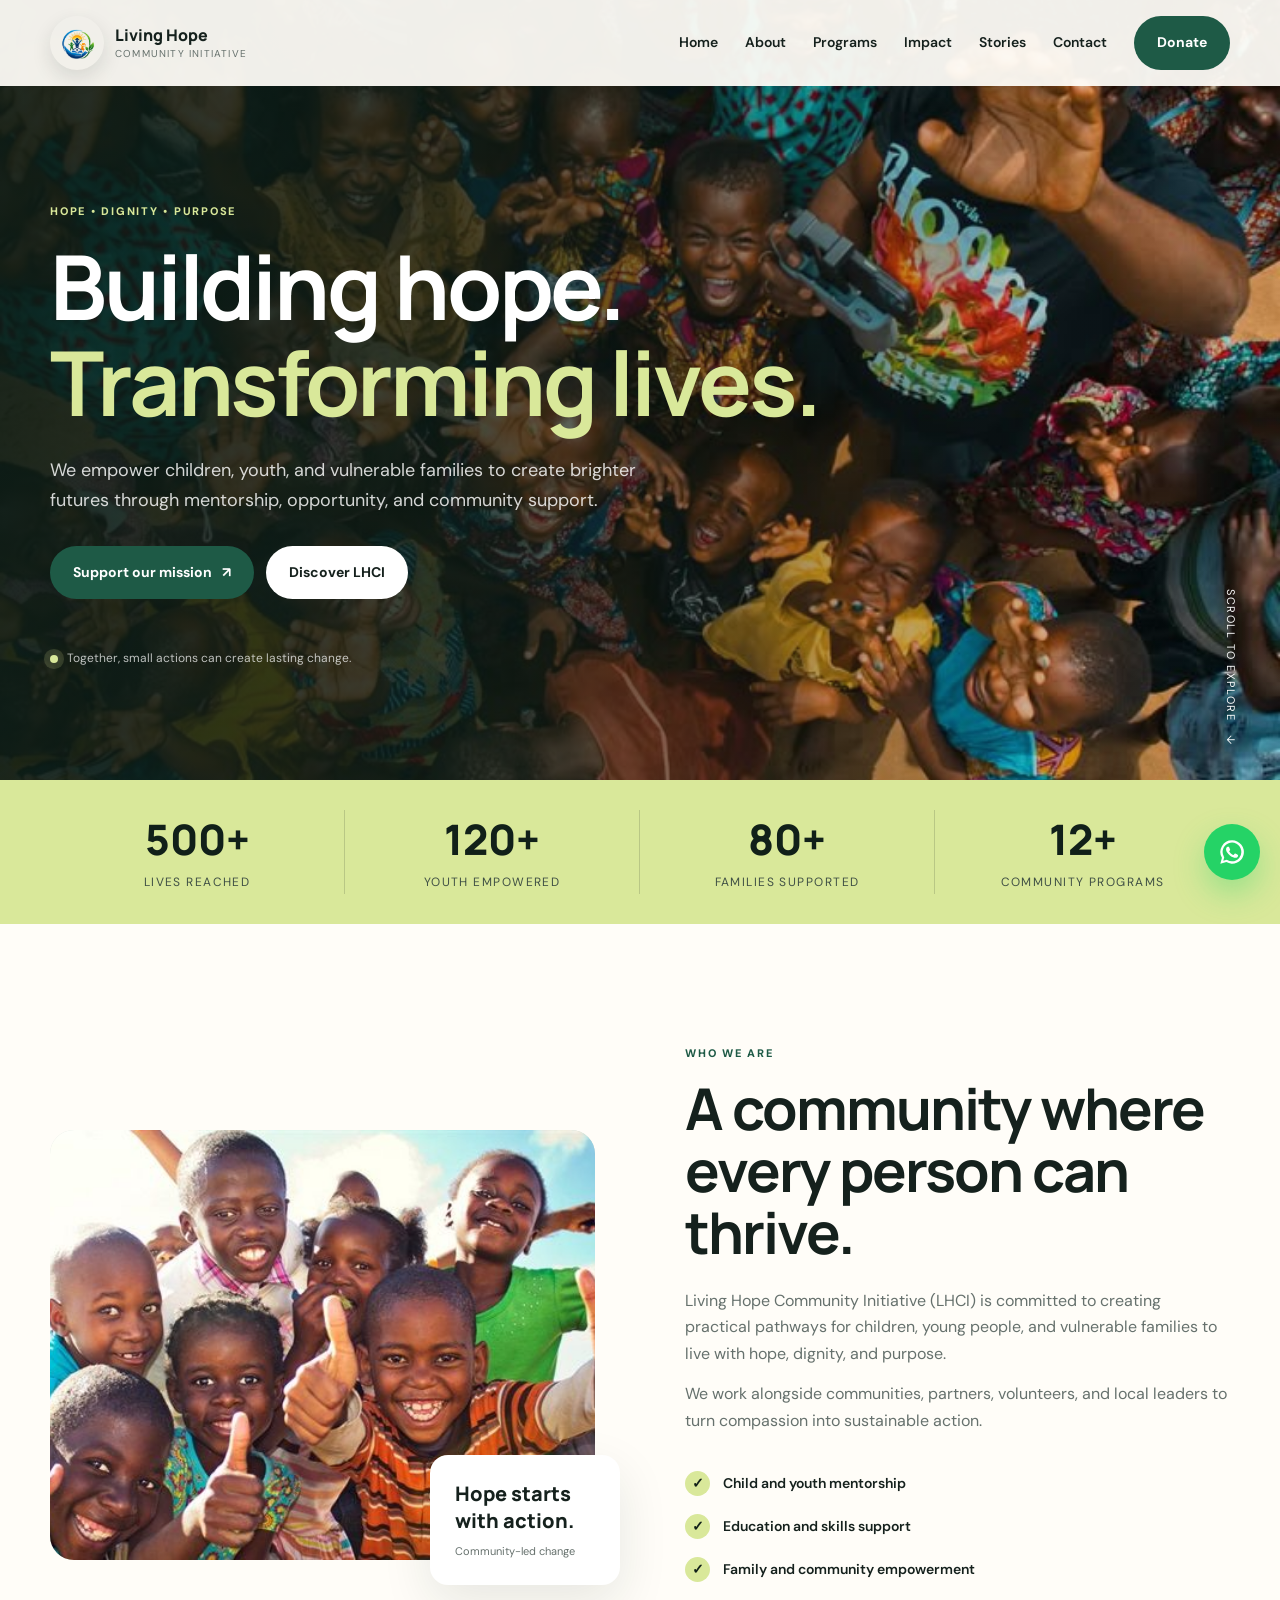
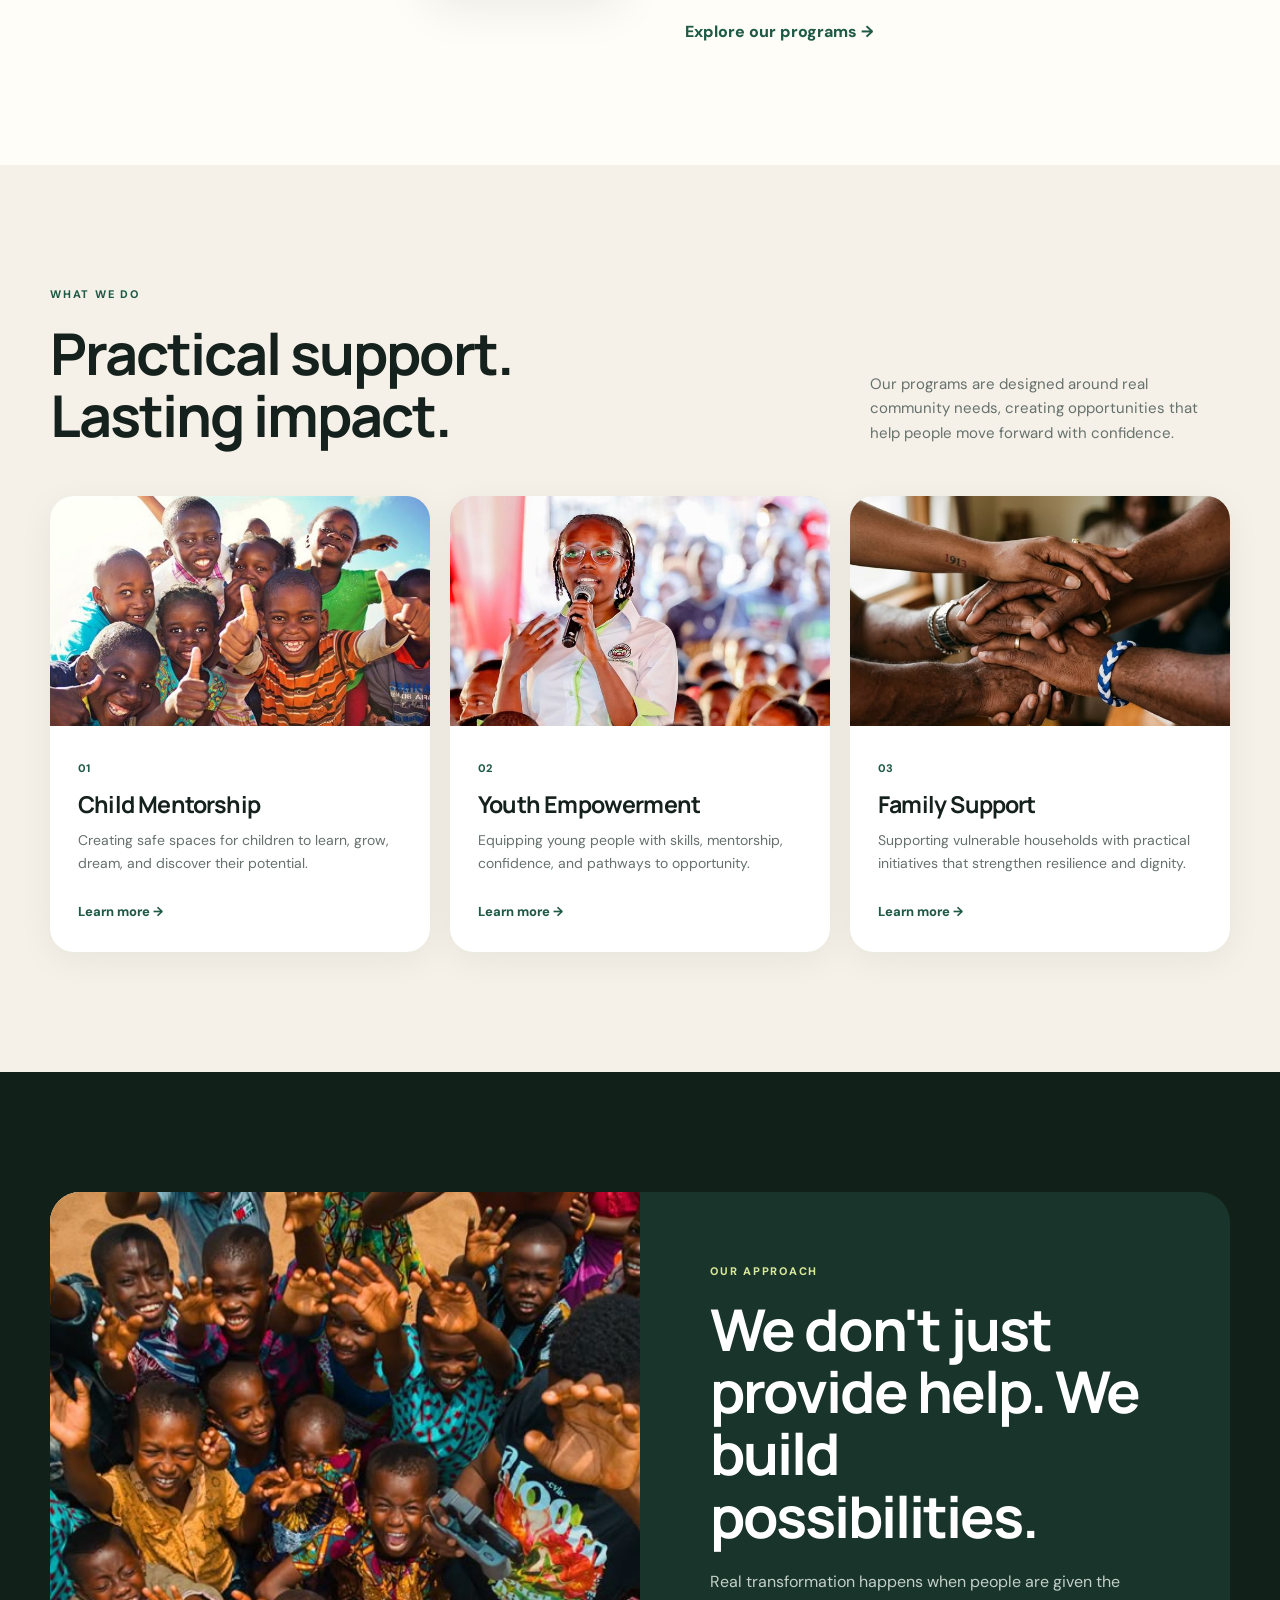
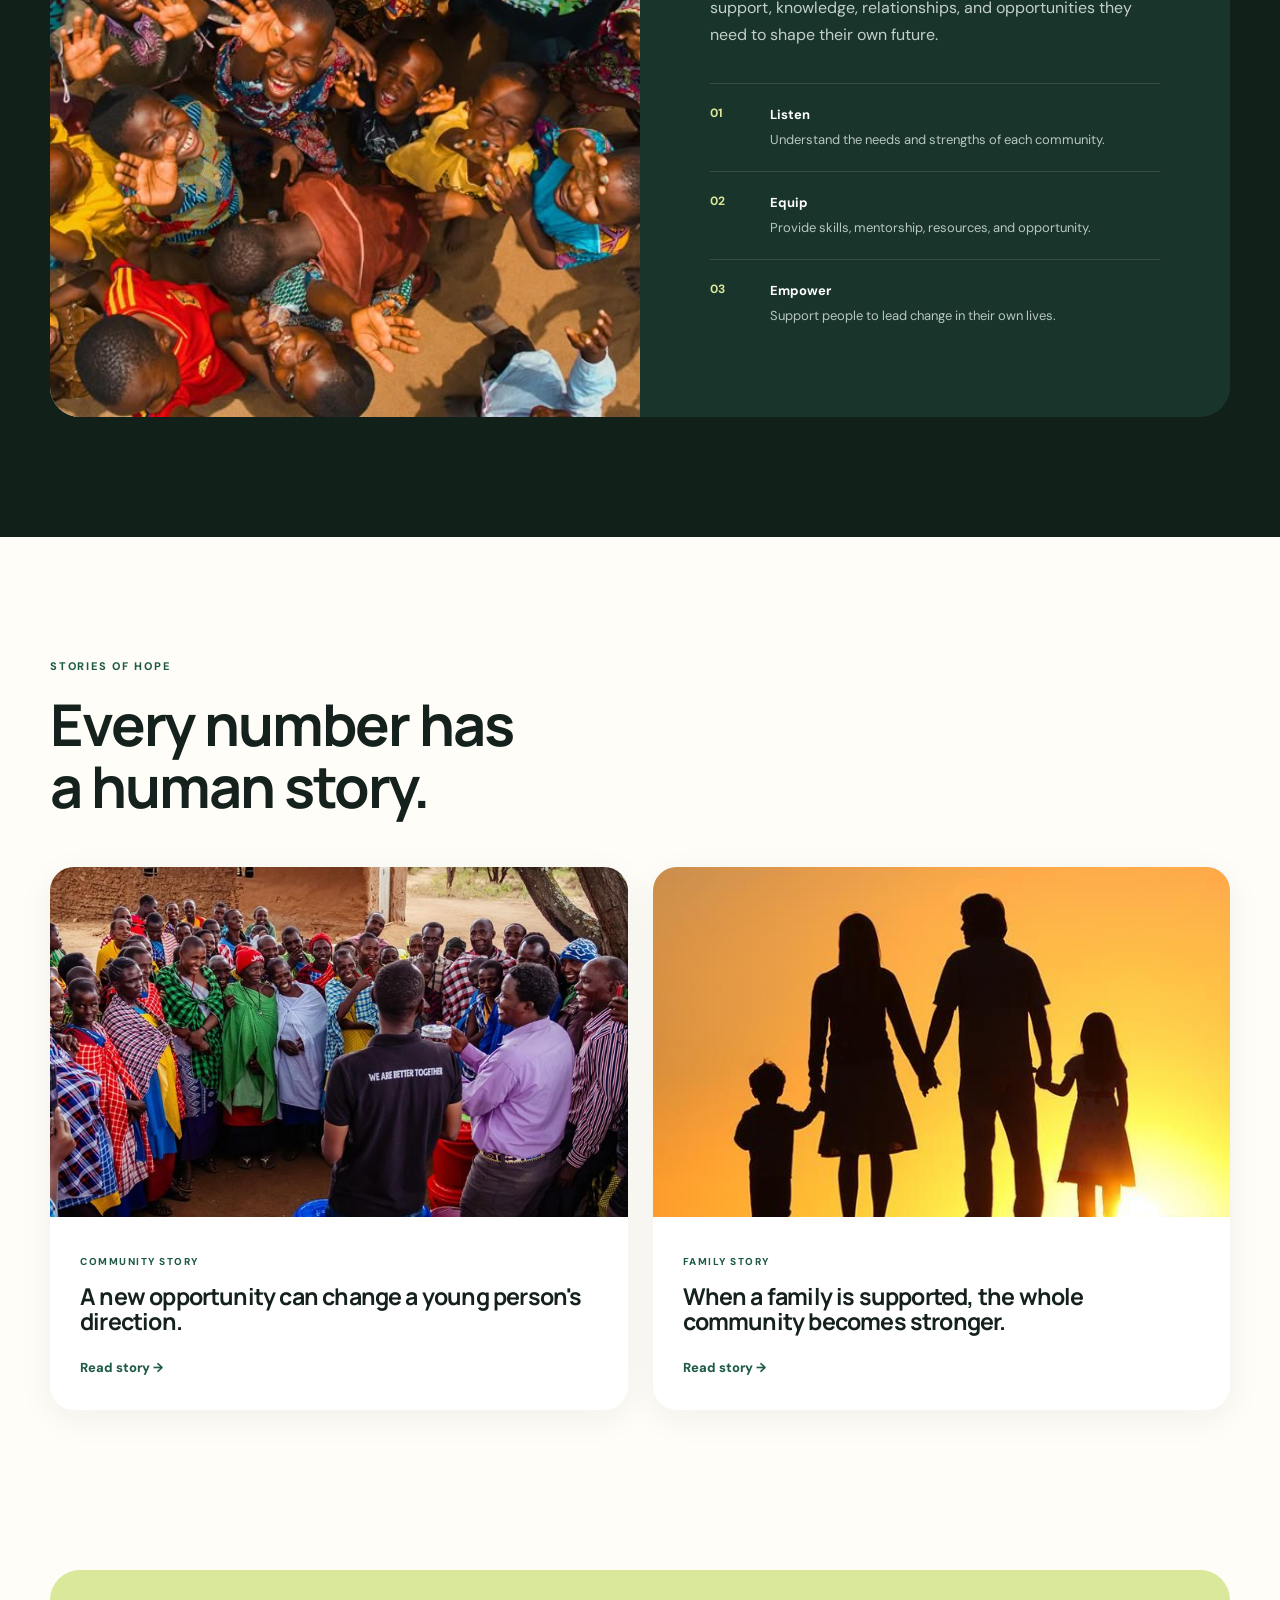
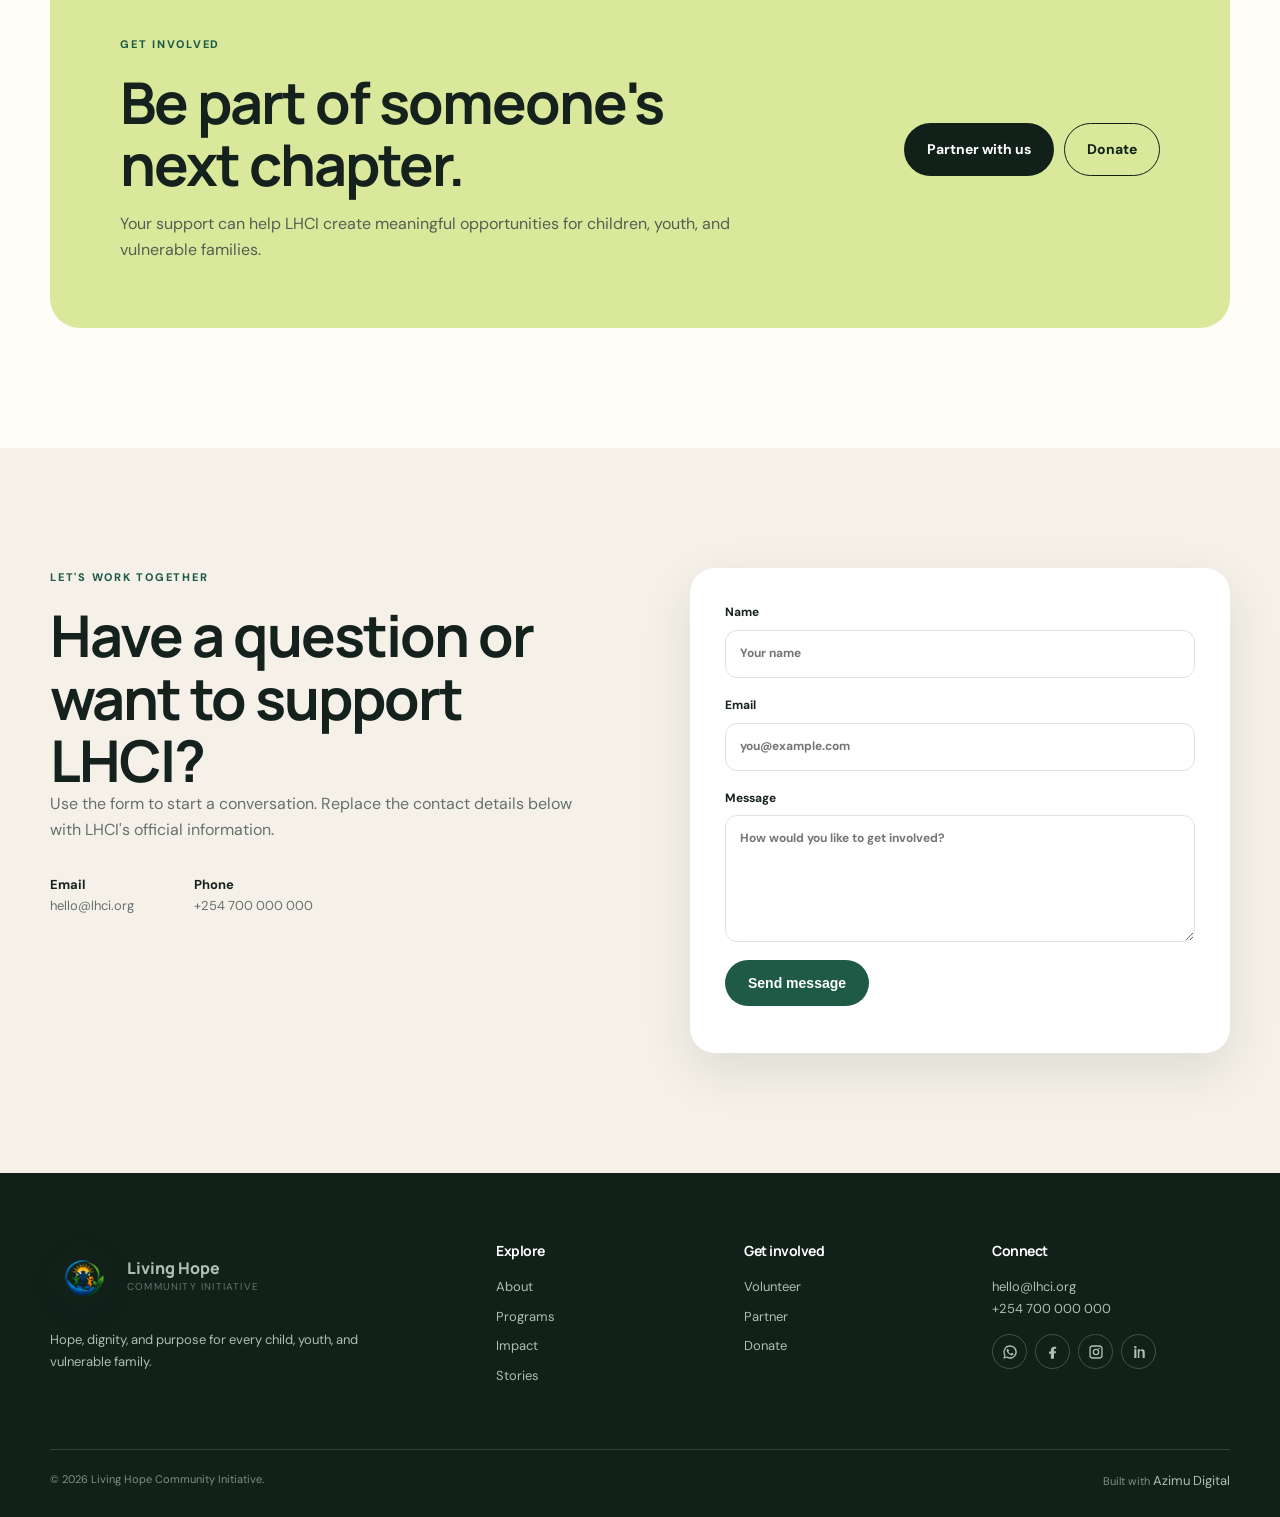
<file: lhci-website/index.html>
<!DOCTYPE html>
<html lang="en">
<head>
  <meta charset="UTF-8">
  <meta name="viewport" content="width=device-width, initial-scale=1.0">
  <meta name="description" content="Living Hope Community Initiative empowers children, youth, and vulnerable families through mentorship, community support, and practical pathways to hope, dignity, and purpose.">
  <meta name="keywords" content="Living Hope Community Initiative, LHCI, youth empowerment, child mentorship, family support, community development, social impact, Kenya">
  <meta name="author" content="Living Hope Community Initiative">
  <meta name="robots" content="index, follow, max-snippet:-1, max-image-preview:large, max-video-preview:-1">
  <meta name="theme-color" content="#0f3d2e">
  <meta name="google-site-verification" content="YOUR_GOOGLE_VERIFICATION_CODE">

  <meta property="og:type" content="website">
  <meta property="og:title" content="Living Hope Community Initiative | LHCI">
  <meta property="og:description" content="Empowering children, youth, and vulnerable families through mentorship, opportunity, and community support.">
  <meta property="og:image" content="images/LHC-LOGO.png">
  <meta property="og:site_name" content="Living Hope Community Initiative">

  <meta name="twitter:card" content="summary_large_image">
  <meta name="twitter:title" content="Living Hope Community Initiative | LHCI">
  <meta name="twitter:description" content="Hope, dignity, and purpose for every child, youth, and vulnerable family.">
  <meta name="twitter:image" content="images/LHC-LOGO.png">

  <title>Living Hope Community Initiative | LHCI</title>
  <link rel="preconnect" href="https://fonts.googleapis.com">
  <link rel="preconnect" href="https://fonts.gstatic.com" crossorigin>
  <link href="https://fonts.googleapis.com/css2?family=DM+Sans:wght@400;500;600;700&family=Manrope:wght@600;700;800&display=swap" rel="stylesheet">
  <link rel="stylesheet" href="css/style.css">

  <script type="application/ld+json">
    {
      "@context": "https://schema.org",
      "@type": "Organization",
      "name": "Living Hope Community Initiative",
      "alternateName": "LHCI",
      "description": "Living Hope Community Initiative empowers children, youth, and vulnerable families through mentorship, opportunity, and community support.",
      "logo": "images/LHC-LOGO.png",
      "url": "https://living-hope-community.vercel.app/"
    }
  </script>
</head>
<body>
  <header class="site-header" id="siteHeader">
    <div class="container nav-wrap">
      <a class="brand" href="#home" aria-label="LHCI home">
        <span class="brand-mark">
          <img src="images/LHC-LOGO.png" alt="lch-logo" loading="lazy"/>
        </span>
        <span><strong>Living Hope</strong><small>Community Initiative</small></span>
      </a>
      <button class="nav-toggle" aria-label="Open navigation" aria-expanded="false">
        <span></span><span></span><span></span>
      </button>
      <nav class="nav" aria-label="Main navigation">
        <a href="#home">Home</a>
        <a href="#about">About</a>
        <a href="#programs">Programs</a>
        <a href="#impact">Impact</a>
        <a href="#stories">Stories</a>
        <a href="#contact">Contact</a>
        <a class="btn btn-primary nav-donate" href="donate.html">Donate</a>
      </nav>
    </div>
  </header>

  <main>
    <section class="hero" id="home">
      <div class="hero-media" aria-hidden="true"></div>
      <div class="container hero-content">
        <p class="eyebrow">Hope • Dignity • Purpose</p>
        <h1>Building hope.<br><span>Transforming lives.</span></h1>
        <p class="hero-text">We empower children, youth, and vulnerable families to create brighter futures through mentorship, opportunity, and community support.</p>
        <div class="hero-actions">
          <a class="btn btn-primary" href="donate.html">Support our mission <span>↗</span></a>
          <a class="btn btn-light" href="about.html">Discover LHCI</a>
        </div>
        <div class="hero-note"><span class="pulse"></span> Together, small actions can create lasting change.</div>
      </div>
      <a class="scroll-cue" href="#about">Scroll to explore <span>↓</span></a>
    </section>

    <section class="impact-strip" id="impact">
      <div class="container stats-grid">
        <div class="stat"><strong data-count="500">0</strong><span>Lives reached</span></div>
        <div class="stat"><strong data-count="120">0</strong><span>Youth empowered</span></div>
        <div class="stat"><strong data-count="80">0</strong><span>Families supported</span></div>
        <div class="stat"><strong data-count="12">0</strong><span>Community programs</span></div>
      </div>
    </section>

    <section class="section about" id="about">
      <div class="container split">
        <div class="image-frame reveal">
          <div class="image-placeholder"><img src="images/childeren-empowerment.jpg" alt="about" loading="lazy"/></div>
          <div class="floating-card"><strong>Hope starts<br>with action.</strong><span>Community-led change</span></div>
        </div>
        <div class="section-copy reveal">
          <p class="eyebrow">Who we are</p>
          <h2>A community where every person can thrive.</h2>
          <p>Living Hope Community Initiative (LHCI) is committed to creating practical pathways for children, young people, and vulnerable families to live with hope, dignity, and purpose.</p>
          <p>We work alongside communities, partners, volunteers, and local leaders to turn compassion into sustainable action.</p>
          <div class="check-list">
            <div><span>✓</span> Child and youth mentorship</div>
            <div><span>✓</span> Education and skills support</div>
            <div><span>✓</span> Family and community empowerment</div>
          </div>
          <a class="text-link" href="#programs">Explore our programs <span>→</span></a>
        </div>
      </div>
    </section>

    <section class="section programs" id="programs">
      <div class="container">
        <div class="section-heading reveal">
          <div><p class="eyebrow">What we do</p><h2>Practical support.<br>Lasting impact.</h2></div>
          <p>Our programs are designed around real community needs, creating opportunities that help people move forward with confidence.</p>
        </div>
        <div class="cards-grid">
          <article class="program-card reveal"><div class="card-image image-placeholder"><img src="images/childeren-empowerment.jpg" alt="children-empowerment" loading="lazy"/></div><div class="card-body"><span class="card-number">01</span><h3>Child Mentorship</h3><p>Creating safe spaces for children to learn, grow, dream, and discover their potential.</p><a href="#contact">Learn more →</a></div></article>
          <article class="program-card reveal"><div class="card-image image-placeholder"><img src="images/Youth empowerment.jpg" alt="youth-empowerment" loading="lazy"/></div><div class="card-body"><span class="card-number">02</span><h3>Youth Empowerment</h3><p>Equipping young people with skills, mentorship, confidence, and pathways to opportunity.</p><a href="#contact">Learn more →</a></div></article>
          <article class="program-card reveal"><div class="card-image image-placeholder"><img src="images/family-support.jpg" alt="children-empowerment" loading="lazy"/></div><div class="card-body"><span class="card-number">03</span><h3>Family Support</h3><p>Supporting vulnerable households with practical initiatives that strengthen resilience and dignity.</p><a href="#contact">Learn more →</a></div></article>
        </div>
      </div>
    </section>

    <section class="feature section">
      <div class="container feature-box reveal">
        <div class="feature-image image-placeholder">
          <img src="images/Happy Kids.jpg" alt="happy kids" loading="lazy"/>
        </div>
        <div class="feature-copy">
          <p class="eyebrow">Our approach</p>
          <h2>We don't just provide help. We build possibilities.</h2>
          <p>Real transformation happens when people are given the support, knowledge, relationships, and opportunities they need to shape their own future.</p>
          <div class="steps">
            <div><b>01</b><span><strong>Listen</strong>Understand the needs and strengths of each community.</span></div>
            <div><b>02</b><span><strong>Equip</strong>Provide skills, mentorship, resources, and opportunity.</span></div>
            <div><b>03</b><span><strong>Empower</strong>Support people to lead change in their own lives.</span></div>
          </div>
        </div>
      </div>
    </section>

    <section class="section stories" id="stories">
      <div class="container">
        <div class="section-heading reveal"><div><p class="eyebrow">Stories of hope</p><h2>Every number has<br>a human story.</h2></div><p></p></div>
        <div class="story-grid">
          <article class="story-card reveal"><div class="story-image image-placeholder"><img src="images/community story.jpg" alt="children-empowerment" loading="lazy"/></div><div class="story-body"><span>Community story</span><h3>A new opportunity can change a young person's direction.</h3><a href="#contact">Read story →</a></div></article>
          <article class="story-card reveal"><div class="story-image image-placeholder"><img src="images/family story.jpg" alt="children-empowerment" loading="lazy"/></div><div class="story-body"><span>Family story</span><h3>When a family is supported, the whole community becomes stronger.</h3><a href="#contact">Read story →</a></div></article>
        </div>
      </div>
    </section>

    <section class="cta section" id="donate">
      <div class="container cta-inner reveal">
        <div><p class="eyebrow">Get involved</p><h2>Be part of someone's next chapter.</h2><p>Your support can help LHCI create meaningful opportunities for children, youth, and vulnerable families.</p></div>
        <div class="cta-actions"><a class="btn btn-dark" href="#contact">Partner with us</a><a class="btn btn-outline-dark" href="#contact">Donate</a></div>
      </div>
    </section>

    <section class="section contact" id="contact">
      <div class="container contact-grid">
        <div class="reveal"><p class="eyebrow">Let's work together</p><h2>Have a question or want to support LHCI?</h2><p>Use the form to start a conversation. Replace the contact details below with LHCI's official information.</p><div class="contact-details"><p><strong>Email</strong><br>hello@lhci.org</p><p><strong>Phone</strong><br>+254 700 000 000</p></div></div>
        <form class="contact-form reveal" id="contactForm">
          <label>Name<input required type="text" name="name" placeholder="Your name"></label>
          <label>Email<input required type="email" name="email" placeholder="you@example.com"></label>
          <label>Message<textarea required name="message" rows="5" placeholder="How would you like to get involved?"></textarea></label>
          <button class="btn btn-primary" type="submit">Send message</button>
          <p class="form-status" role="status"></p>
        </form>
      </div>
    </section>
  </main>

  <footer class="footer">
    <div class="container footer-grid">
      <div><a class="brand footer-brand" href="#home"><span class="brand-mark"><img src="images/LHC-LOGO.png" alt="Living Hope Community Initiative logo" loading="lazy"/></span><span><strong>Living Hope</strong><small>Community Initiative</small></span></a><p>Hope, dignity, and purpose for every child, youth, and vulnerable family.</p></div>
      <div><h4>Explore</h4><a href="#about">About</a><a href="#programs">Programs</a><a href="#impact">Impact</a><a href="#stories">Stories</a></div>
      <div><h4>Get involved</h4><a href="#contact">Volunteer</a><a href="#contact">Partner</a><a href="#donate">Donate</a></div>
      <div><h4>Connect</h4><p>hello@lhci.org</p><p>+254 700 000 000</p><div class="socials"><a href="https://wa.me/254700000000" target="_blank" rel="noopener noreferrer" aria-label="WhatsApp"><svg viewBox="0 0 24 24" aria-hidden="true"><path d="M12 2a9.99 9.99 0 0 0-8.63 15.02L2 22l5.18-1.35A10 10 0 1 0 12 2zm0 18a8.02 8.02 0 0 1-4.1-1.13l-.29-.17-3.07.8.82-2.99-.19-.31A8 8 0 1 1 12 20zm4.62-5.84c-.25-.13-1.49-.74-1.72-.82-.23-.08-.4-.13-.58.13s-.67.82-.83.99-.31.19-.56.06a6.5 6.5 0 0 1-1.94-1.2 7.31 7.31 0 0 1-1.35-1.67c-.14-.24-.01-.37.11-.49.11-.11.25-.31.38-.47.12-.16.16-.27.24-.45.08-.18.04-.34-.02-.47-.06-.13-.58-1.39-.8-1.9-.21-.51-.42-.44-.58-.45h-.49c-.17 0-.45.06-.69.34-.23.27-.89.87-.89 2.12 0 1.25.91 2.46 1.04 2.63.13.18 1.79 2.73 4.34 3.83.61.26 1.08.42 1.45.54.61.19 1.16.16 1.6.1.49-.07 1.49-.61 1.7-1.2.21-.59.21-1.1.15-1.2-.06-.1-.23-.16-.48-.28z"/></svg></a><a href="#" aria-label="Facebook"><svg viewBox="0 0 24 24" aria-hidden="true"><path d="M13.5 22v-8.1h2.7l.4-3.1h-3.1V8.8c0-.9.3-1.6 1.7-1.6h1.5V4.4c-.3 0-1.5-.2-2.9-.2-3 0-5 1.8-5 5.1v2.1H6v3.1h2.8V22h4.7z"/></svg></a><a href="#" aria-label="Instagram"><svg viewBox="0 0 24 24" aria-hidden="true"><path d="M7.5 2h9A5.5 5.5 0 0 1 22 7.5v9a5.5 5.5 0 0 1-5.5 5.5h-9A5.5 5.5 0 0 1 2 16.5v-9A5.5 5.5 0 0 1 7.5 2zm0 2A3.5 3.5 0 0 0 4 7.5v9A3.5 3.5 0 0 0 7.5 20h9a3.5 3.5 0 0 0 3.5-3.5v-9A3.5 3.5 0 0 0 16.5 4h-9zM12 7a5 5 0 1 1 0 10 5 5 0 0 1 0-10zm0 2a3 3 0 1 0 0 6 3 3 0 0 0 0-6zm5.7-2.3a1.2 1.2 0 1 1-2.4 0 1.2 1.2 0 0 1 2.4 0z"/></svg></a><a href="#" aria-label="LinkedIn"><svg viewBox="0 0 24 24" aria-hidden="true"><path d="M6.5 6.8A1.8 1.8 0 1 1 6.5 3a1.8 1.8 0 0 1 0 3.8zM4.9 21V8h3.2v13H4.9zm5.3 0V8h3.1v1.8h.1c.4-.8 1.5-2.1 3.2-2.1 3.4 0 4 2.2 4 5.1V21h-3.2v-7.1c0-1.7 0-3.8-2.3-3.8-2.3 0-2.6 1.8-2.6 3.7V21h-3.3z"/></svg></a></div></div>
    </div>
    <div class="container footer-bottom"><span>© <span id="year"></span> Living Hope Community Initiative.</span><span>Built with <a class="footer-link" href="https://www.azimudigital.tech">Azimu Digital</a></span></div>
  </footer>
  <a class="whatsapp-float" href="https://wa.me/254700000000" target="_blank" rel="noopener noreferrer" aria-label="Chat with us on WhatsApp">
    <svg viewBox="0 0 24 24" aria-hidden="true"><path d="M12 2a9.99 9.99 0 0 0-8.63 15.02L2 22l5.18-1.35A10 10 0 1 0 12 2zm0 18a8.02 8.02 0 0 1-4.1-1.13l-.29-.17-3.07.8.82-2.99-.19-.31A8 8 0 1 1 12 20zm4.62-5.84c-.25-.13-1.49-.74-1.72-.82-.23-.08-.4-.13-.58.13s-.67.82-.83.99-.31.19-.56.06a6.5 6.5 0 0 1-1.94-1.2 7.31 7.31 0 0 1-1.35-1.67c-.14-.24-.01-.37.11-.49.11-.11.25-.31.38-.47.12-.16.16-.27.24-.45.08-.18.04-.34-.02-.47-.06-.13-.58-1.39-.8-1.9-.21-.51-.42-.44-.58-.45h-.49c-.17 0-.45.06-.69.34-.23.27-.89.87-.89 2.12 0 1.25.91 2.46 1.04 2.63.13.18 1.79 2.73 4.34 3.83.61.26 1.08.42 1.45.54.61.19 1.16.16 1.6.1.49-.07 1.49-.61 1.7-1.2.21-.59.21-1.1.15-1.2-.06-.1-.23-.16-.48-.28z"/></svg>
  </a>
  <script src="js/script.js"></script>
</body>
</html>
</file>
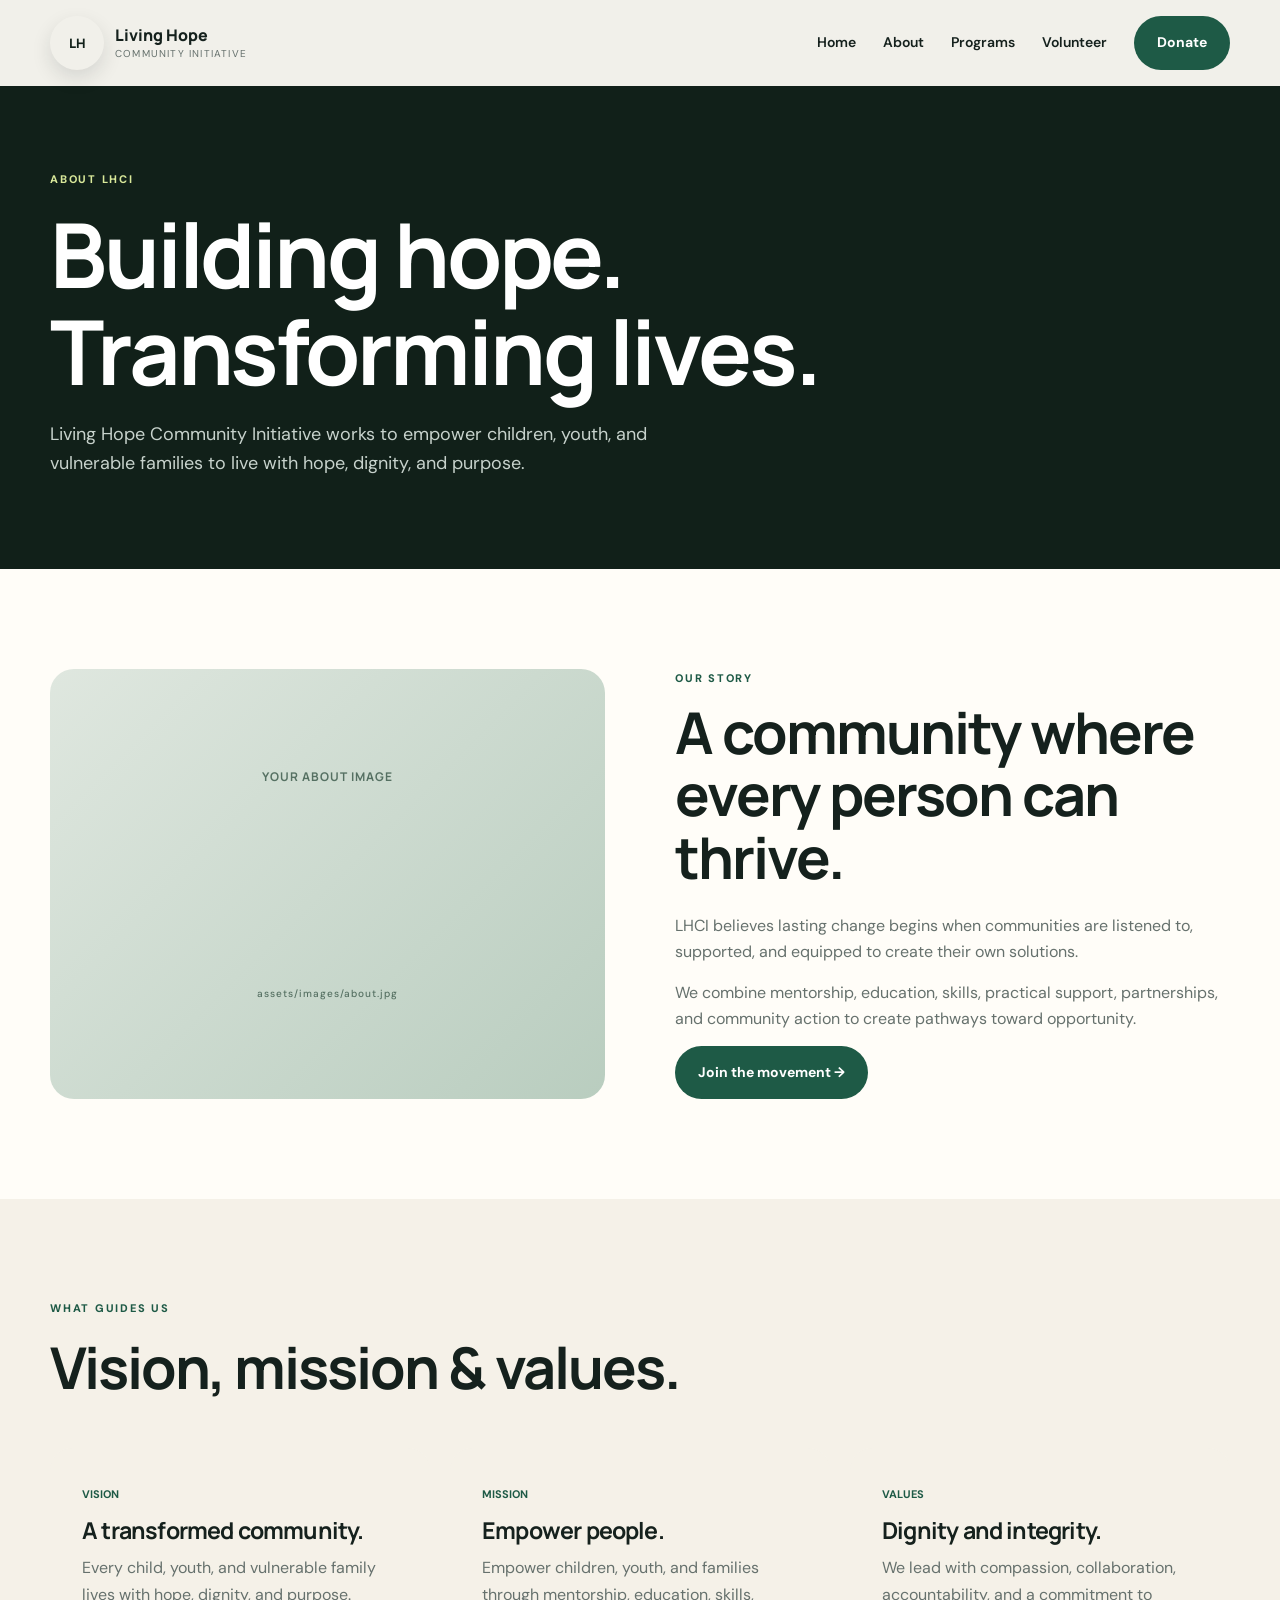
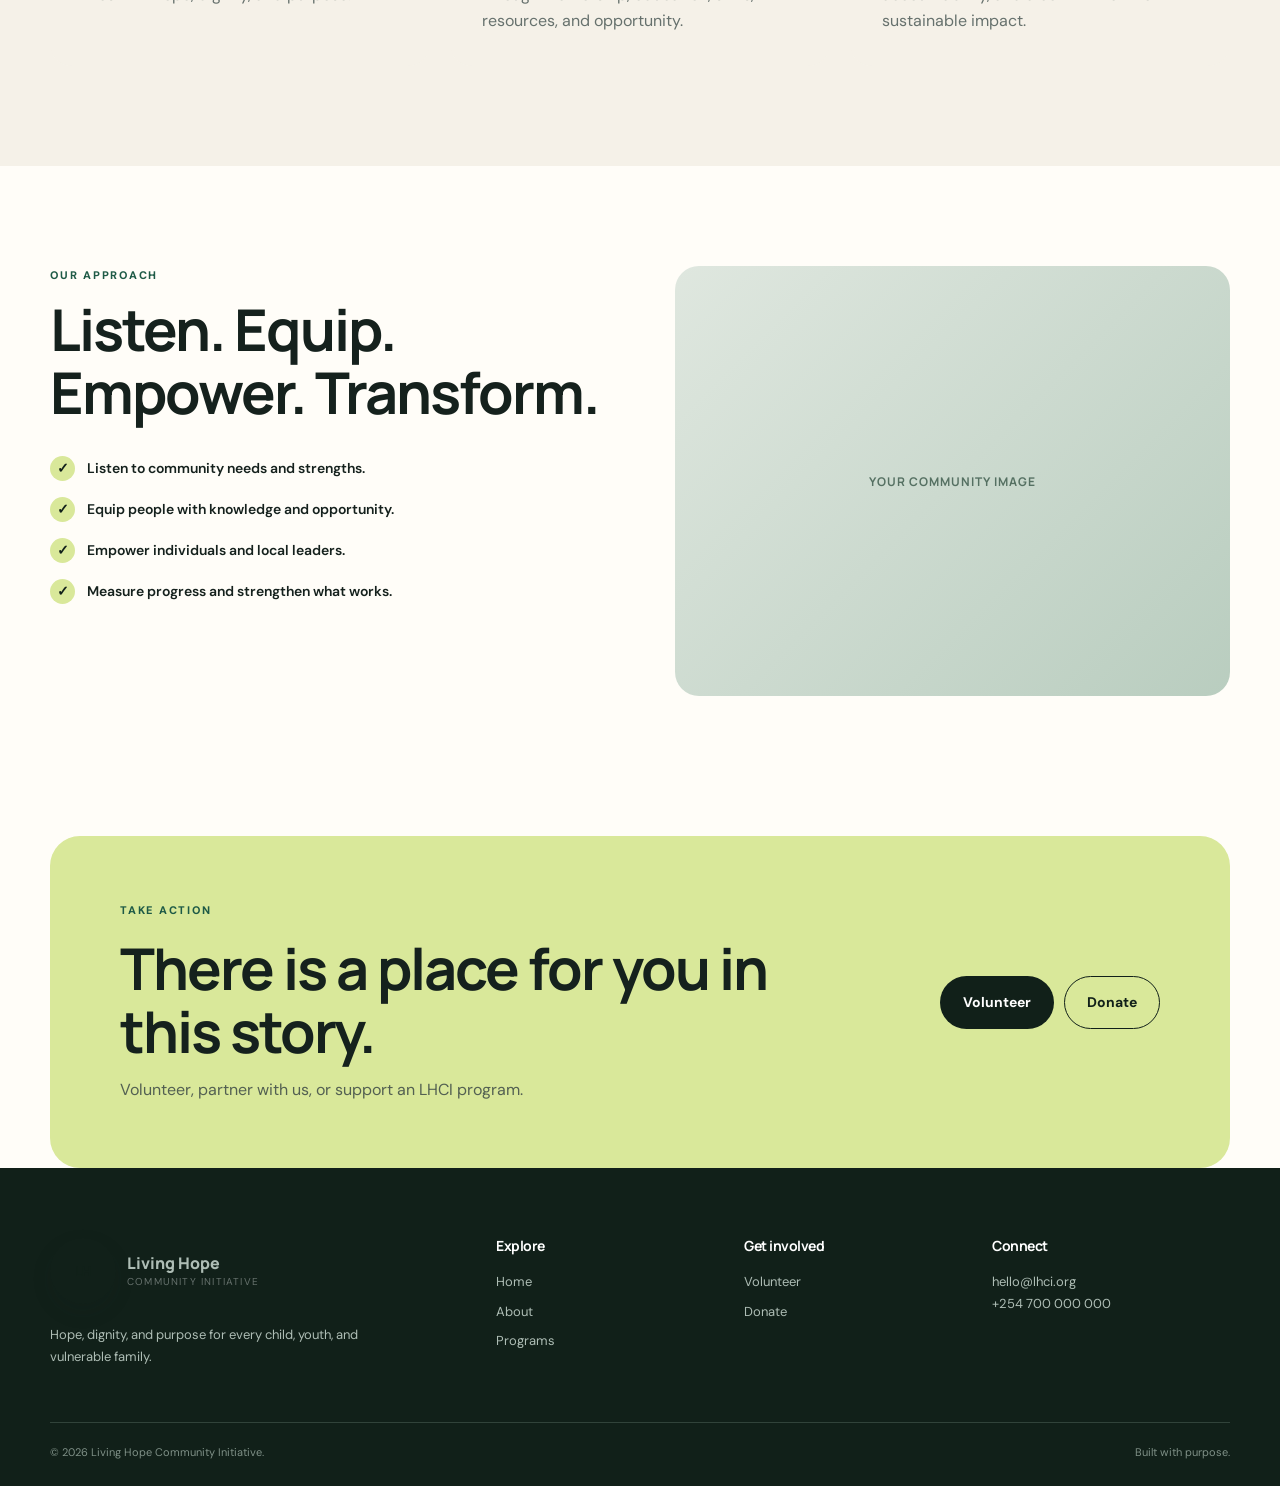
<file: lhci-website/about.html>
<!doctype html>
<html lang="en">
<head>
    <meta charset="UTF-8">
    <meta name="viewport" content="width=device-width,initial-scale=1.0">
    <link rel="preconnect" href="https://fonts.googleapis.com">
    <link rel="preconnect" href="https://fonts.gstatic.com" crossorigin>
    <link href="https://fonts.googleapis.com/css2?family=DM+Sans:wght@400;500;600;700&family=Manrope:wght@600;700;800&display=swap" rel="stylesheet">
    <link rel="stylesheet" href="css/style.css">
    <style>
        .inner-hero {
            background: var(--dark);
            color: #fff;
            padding: 170px 0 90px;
        }
        
        .inner-hero p:last-child {
            max-width: 680px;
            color: #c7d2cc;
            font-size: 18px;
            margin-top: 20px;
        }
        
        .page-section {
            padding: 100px 0;
        }
        
        .cards3 {
            display: grid;
            grid-template-columns: repeat(3, 1fr);
            gap: 20px;
        }
        
        .info-card {
            background: var(--cream);
            padding: 32px;
            border-radius: 22px;
        }
        
        .info-card b {
            color: var(--green);
            font-size: 11px;
        }
        
        .info-card h3 {
            margin: 12px 0;
        }
        
        .form-box {
            background: #fff;
            padding: 35px;
            border-radius: 25px;
            box-shadow: var(--shadow);
        }
        
        .form-box label {
            display: block;
            font-size: 12px;
            font-weight: 700;
            margin: 15px 0;
        }
        
        .form-box input, .form-box textarea, .form-box select {
            display: block;
            width: 100%;
            margin-top: 7px;
            border: 1px solid var(--line);
            border-radius: 12px;
            padding: 13px;
            font: inherit;
        }
        
        .amounts {
            display: grid;
            grid-template-columns: repeat(3, 1fr);
            gap: 10px;
            margin: 20px 0;
        }
        
        .amount {
            padding: 13px;
            border: 1px solid var(--line);
            border-radius: 12px;
            background: #fff;
            font-weight: 700;
        }
        
        .two-col {
            display: grid;
            grid-template-columns: 1fr 1fr;
            gap: 70px;
            align-items: start;
        }
        
        .check-list {
            margin: 25px 0;
        }
        
        .check-list div {
            padding: 8px 0;
        }
        
        .check-list span {
            display: inline-grid;
            place-items: center;
            background: var(--lime);
            width: 25px;
            height: 25px;
            border-radius: 50%;
            margin-right: 9px;
        }
        
        @media (max-width: 800px) {
            .cards3, .two-col {
                grid-template-columns: 1fr;
            }
            
            .inner-hero {
                padding: 140px 0 70px;
            }
            
            .page-section {
                padding: 75px 0;
            }
            
            .amounts {
                grid-template-columns: 1fr 1fr;
            }
        }
    </style>
    <title>About | Living Hope Community Initiative</title>
</head>
<body>
    <header class="site-header" id="siteHeader">
        <div class="container nav-wrap">
            <a class="brand" href="../index.html">
                <span class="brand-mark">LH</span>
                <span>
                    <strong>Living Hope</strong>
                    <small>Community Initiative</small>
                </span>
            </a>
            <button class="nav-toggle" aria-label="Open navigation">
                <span></span>
                <span></span>
                <span></span>
            </button>
            <nav class="nav">
                <a href="../index.html">Home</a>
                <a href="about.html">About</a>
                <a href="../index.html#programs">Programs</a>
                <a href="volunteer.html">Volunteer</a>
                <a class="btn btn-primary" href="donate.html">Donate</a>
            </nav>
        </div>
    </header>
    
    <main>
        <section class="inner-hero">
            <div class="container">
                <p class="eyebrow" style="color:var(--lime)">About LHCI</p>
                <h1>Building hope. Transforming lives.</h1>
                <p>Living Hope Community Initiative works to empower children, youth, and vulnerable families to live with hope, dignity, and purpose.</p>
            </div>
        </section>
        
        <section class="page-section">
            <div class="container two-col">
                <div class="image-placeholder">
                    YOUR ABOUT IMAGE
                    <br>
                    <small>assets/images/about.jpg</small>
                </div>
                
                <div class="section-copy">
                    <p class="eyebrow">Our story</p>
                    <h2>A community where every person can thrive.</h2>
                    <p>LHCI believes lasting change begins when communities are listened to, supported, and equipped to create their own solutions.</p>
                    <p>We combine mentorship, education, skills, practical support, partnerships, and community action to create pathways toward opportunity.</p>
                    <a class="btn btn-primary" href="volunteer.html">Join the movement →</a>
                </div>
            </div>
        </section>
        
        <section class="page-section" style="background:var(--cream)">
            <div class="container">
                <div class="section-heading">
                    <div>
                        <p class="eyebrow">What guides us</p>
                        <h2>Vision, mission & values.</h2>
                    </div>
                </div>
                
                <div class="cards3">
                    <article class="info-card">
                        <b>VISION</b>
                        <h3>A transformed community.</h3>
                        <p>Every child, youth, and vulnerable family lives with hope, dignity, and purpose.</p>
                    </article>
                    
                    <article class="info-card">
                        <b>MISSION</b>
                        <h3>Empower people.</h3>
                        <p>Empower children, youth, and families through mentorship, education, skills, resources, and opportunity.</p>
                    </article>
                    
                    <article class="info-card">
                        <b>VALUES</b>
                        <h3>Dignity and integrity.</h3>
                        <p>We lead with compassion, collaboration, accountability, and a commitment to sustainable impact.</p>
                    </article>
                </div>
            </div>
        </section>
        
        <section class="page-section">
            <div class="container two-col">
                <div class="section-copy">
                    <p class="eyebrow">Our approach</p>
                    <h2>Listen. Equip. Empower. Transform.</h2>
                    <div class="check-list">
                        <div>
                            <span>✓</span> Listen to community needs and strengths.
                        </div>
                        <div>
                            <span>✓</span> Equip people with knowledge and opportunity.
                        </div>
                        <div>
                            <span>✓</span> Empower individuals and local leaders.
                        </div>
                        <div>
                            <span>✓</span> Measure progress and strengthen what works.
                        </div>
                    </div>
                </div>
                
                <div class="image-placeholder">
                    YOUR COMMUNITY IMAGE
                </div>
            </div>
        </section>
        
        <section class="cta">
            <div class="container cta-inner">
                <div>
                    <p class="eyebrow">Take action</p>
                    <h2>There is a place for you in this story.</h2>
                    <p>Volunteer, partner with us, or support an LHCI program.</p>
                </div>
                <div class="cta-actions">
                    <a class="btn btn-dark" href="volunteer.html">Volunteer</a>
                    <a class="btn btn-outline-dark" href="donate.html">Donate</a>
                </div>
            </div>
        </section>
    </main>
    
    <footer class="footer">
        <div class="container footer-grid">
            <div>
                <a class="brand footer-brand" href="../index.html">
                    <span class="brand-mark">LH</span>
                    <span>
                        <strong>Living Hope</strong>
                        <small>Community Initiative</small>
                    </span>
                </a>
                <p>Hope, dignity, and purpose for every child, youth, and vulnerable family.</p>
            </div>
            
            <div>
                <h4>Explore</h4>
                <a href="../index.html">Home</a>
                <a href="about.html">About</a>
                <a href="../index.html#programs">Programs</a>
            </div>
            
            <div>
                <h4>Get involved</h4>
                <a href="volunteer.html">Volunteer</a>
                <a href="donate.html">Donate</a>
            </div>
            
            <div>
                <h4>Connect</h4>
                <p>hello@lhci.org</p>
                <p>+254 700 000 000</p>
            </div>
        </div>
        
        <div class="container footer-bottom">
            <span>© <span id="year"></span> Living Hope Community Initiative.</span>
            <span>Built with purpose.</span>
        </div>
    </footer>
    
    <script src="js/script.js"></script>
</body>
</html>
</file>
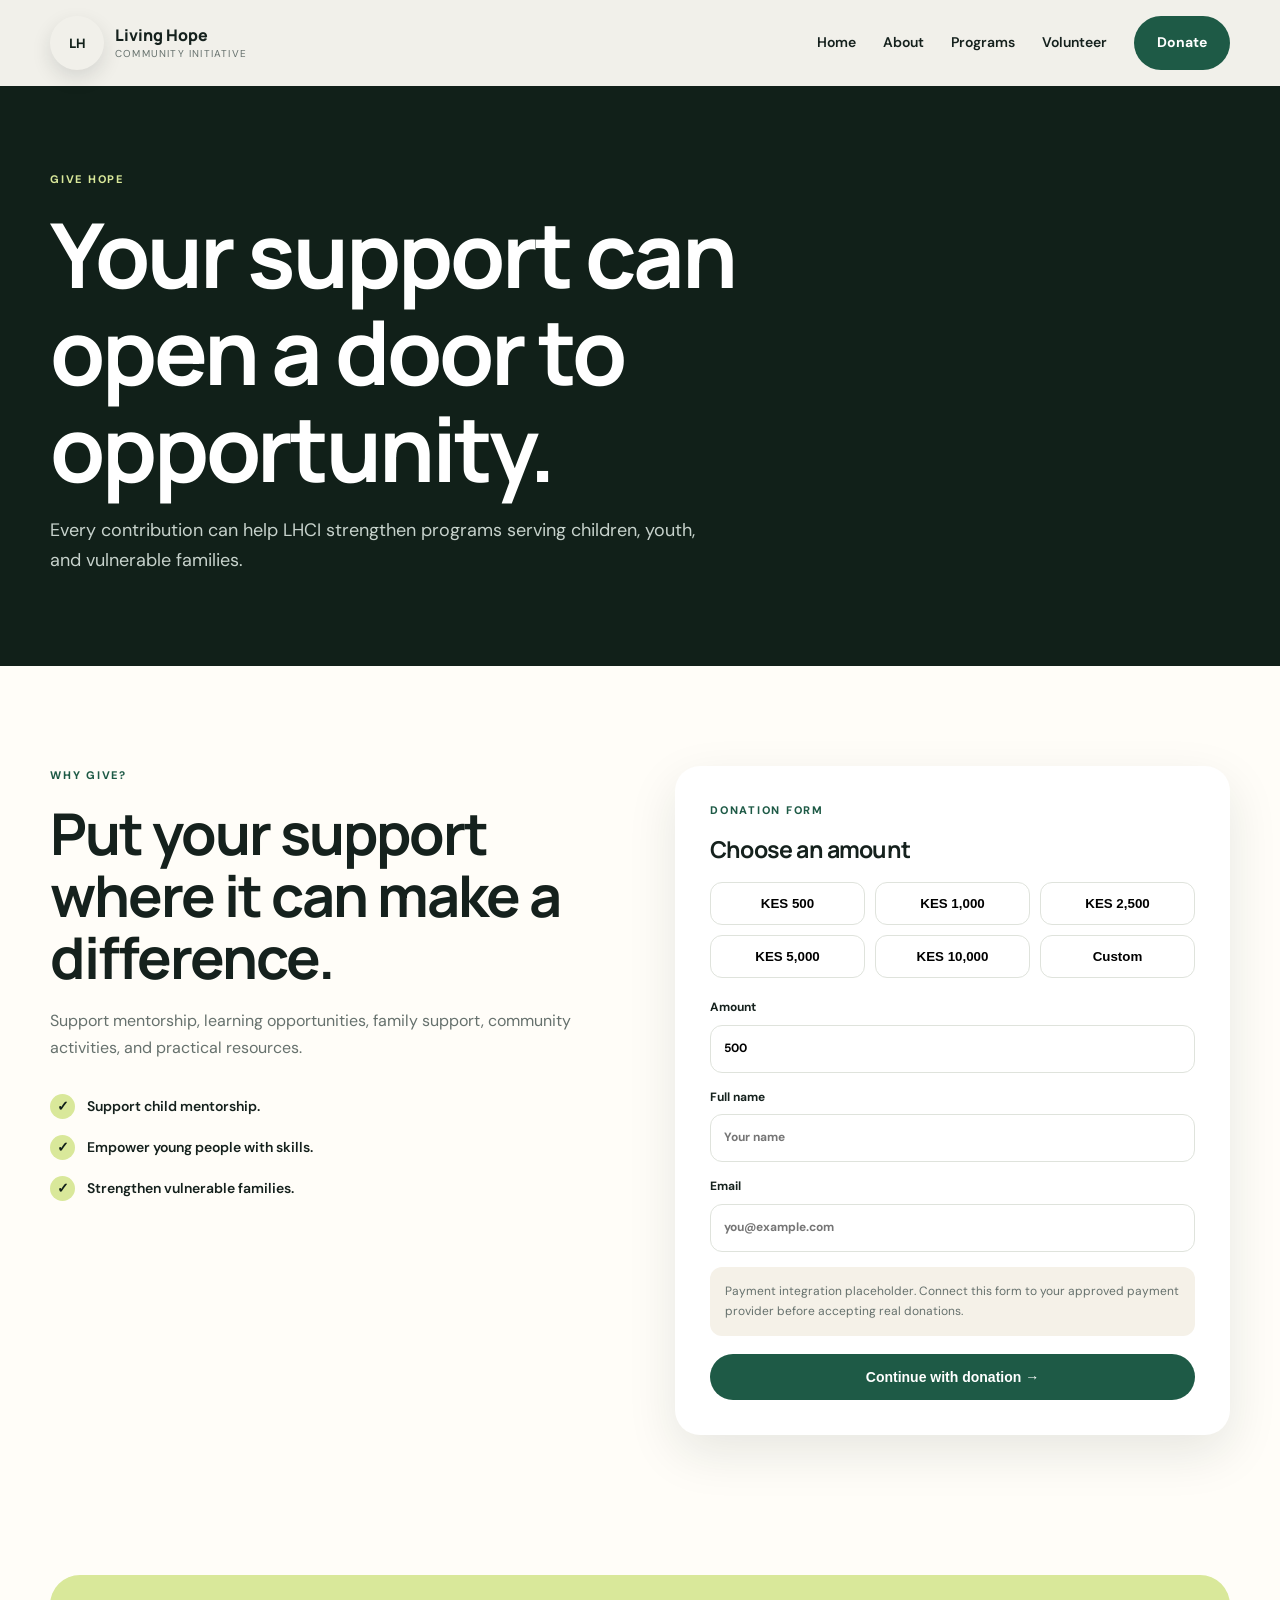
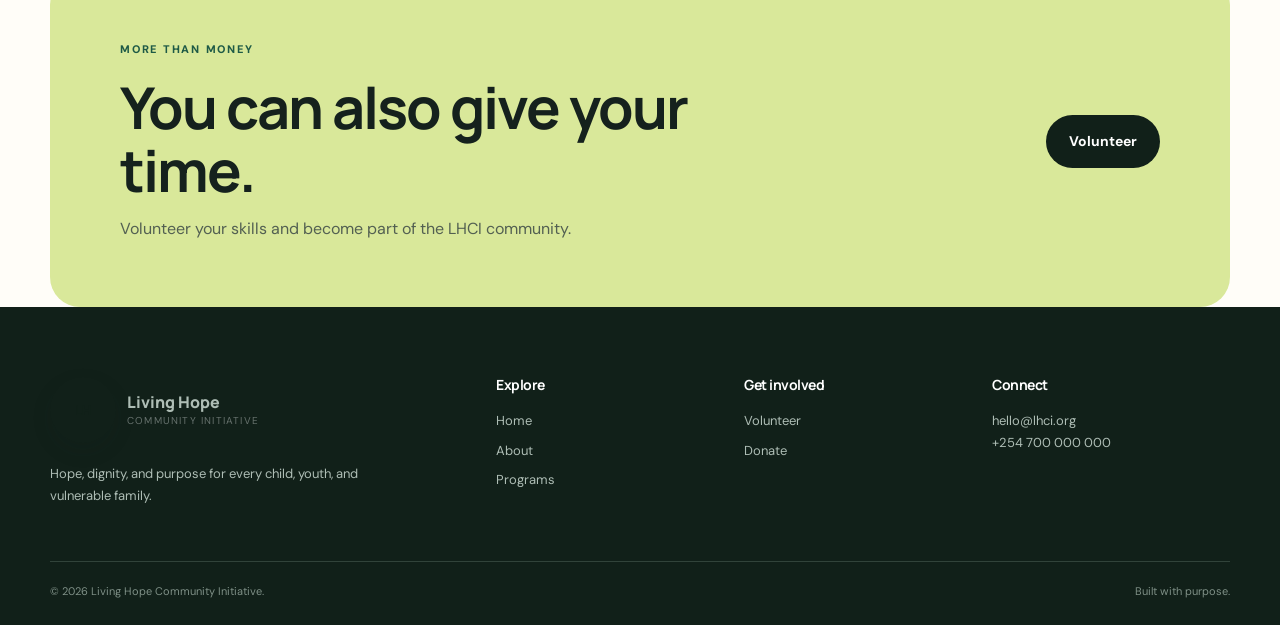
<file: lhci-website/donate.html>
<!doctype html>
<html lang="en">
<head>
    <meta charset="UTF-8">
    <meta name="viewport" content="width=device-width,initial-scale=1.0">
    <link rel="preconnect" href="https://fonts.googleapis.com">
    <link rel="preconnect" href="https://fonts.gstatic.com" crossorigin>
    <link href="https://fonts.googleapis.com/css2?family=DM+Sans:wght@400;500;600;700&family=Manrope:wght@600;700;800&display=swap" rel="stylesheet">
    <link rel="stylesheet" href="css/style.css">
    <style>
        .inner-hero {
            background: var(--dark);
            color: #fff;
            padding: 170px 0 90px;
        }
        
        .inner-hero p:last-child {
            max-width: 680px;
            color: #c7d2cc;
            font-size: 18px;
            margin-top: 20px;
        }
        
        .page-section {
            padding: 100px 0;
        }
        
        .cards3 {
            display: grid;
            grid-template-columns: repeat(3, 1fr);
            gap: 20px;
        }
        
        .info-card {
            background: var(--cream);
            padding: 32px;
            border-radius: 22px;
        }
        
        .info-card b {
            color: var(--green);
            font-size: 11px;
        }
        
        .info-card h3 {
            margin: 12px 0;
        }
        
        .form-box {
            background: #fff;
            padding: 35px;
            border-radius: 25px;
            box-shadow: var(--shadow);
        }
        
        .form-box label {
            display: block;
            font-size: 12px;
            font-weight: 700;
            margin: 15px 0;
        }
        
        .form-box input, .form-box textarea, .form-box select {
            display: block;
            width: 100%;
            margin-top: 7px;
            border: 1px solid var(--line);
            border-radius: 12px;
            padding: 13px;
            font: inherit;
        }
        
        .amounts {
            display: grid;
            grid-template-columns: repeat(3, 1fr);
            gap: 10px;
            margin: 20px 0;
        }
        
        .amount {
            padding: 13px;
            border: 1px solid var(--line);
            border-radius: 12px;
            background: #fff;
            font-weight: 700;
        }
        
        .two-col {
            display: grid;
            grid-template-columns: 1fr 1fr;
            gap: 70px;
            align-items: start;
        }
        
        .check-list {
            margin: 25px 0;
        }
        
        .check-list div {
            padding: 8px 0;
        }
        
        .check-list span {
            display: inline-grid;
            place-items: center;
            background: var(--lime);
            width: 25px;
            height: 25px;
            border-radius: 50%;
            margin-right: 9px;
        }
        
        @media (max-width: 800px) {
            .cards3, .two-col {
                grid-template-columns: 1fr;
            }
            
            .inner-hero {
                padding: 140px 0 70px;
            }
            
            .page-section {
                padding: 75px 0;
            }
            
            .amounts {
                grid-template-columns: 1fr 1fr;
            }
        }
    </style>
    <title>Donate | Living Hope Community Initiative</title>
</head>
<body>
    <header class="site-header" id="siteHeader">
        <div class="container nav-wrap">
            <a class="brand" href="../index.html">
                <span class="brand-mark">LH</span>
                <span>
                    <strong>Living Hope</strong>
                    <small>Community Initiative</small>
                </span>
            </a>
            <button class="nav-toggle" aria-label="Open navigation">
                <span></span>
                <span></span>
                <span></span>
            </button>
            <nav class="nav">
                <a href="../index.html">Home</a>
                <a href="about.html">About</a>
                <a href="../index.html#programs">Programs</a>
                <a href="volunteer.html">Volunteer</a>
                <a class="btn btn-primary" href="donate.html">Donate</a>
            </nav>
        </div>
    </header>
    
    <main>
        <section class="inner-hero">
            <div class="container">
                <p class="eyebrow" style="color:var(--lime)">Give hope</p>
                <h1>Your support can open a door to opportunity.</h1>
                <p>Every contribution can help LHCI strengthen programs serving children, youth, and vulnerable families.</p>
            </div>
        </section>
        
        <section class="page-section">
            <div class="container two-col">
                <div>
                    <p class="eyebrow">Why give?</p>
                    <h2>Put your support where it can make a difference.</h2>
                    <p style="margin-top:20px">Support mentorship, learning opportunities, family support, community activities, and practical resources.</p>
                    <div class="check-list">
                        <div>
                            <span>✓</span> Support child mentorship.
                        </div>
                        <div>
                            <span>✓</span> Empower young people with skills.
                        </div>
                        <div>
                            <span>✓</span> Strengthen vulnerable families.
                        </div>
                    </div>
                </div>
                
                <div class="form-box">
                    <p class="eyebrow">Donation form</p>
                    <h3>Choose an amount</h3>
                    <div class="amounts">
                        <button class="amount" type="button">KES 500</button>
                        <button class="amount" type="button">KES 1,000</button>
                        <button class="amount" type="button">KES 2,500</button>
                        <button class="amount" type="button">KES 5,000</button>
                        <button class="amount" type="button">KES 10,000</button>
                        <button class="amount" type="button">Custom</button>
                    </div>
                    
                    <label>
                        Amount
                        <input type="number" min="1" value="500" required>
                    </label>
                    
                    <label>
                        Full name
                        <input required placeholder="Your name">
                    </label>
                    
                    <label>
                        Email
                        <input required type="email" placeholder="you@example.com">
                    </label>
                    
                    <p style="background:var(--cream);padding:15px;border-radius:12px;font-size:12px">
                        Payment integration placeholder. Connect this form to your approved payment provider before accepting real donations.
                    </p>
                    
                    <button class="btn btn-primary" style="width:100%;margin-top:18px" type="button">
                        Continue with donation →
                    </button>
                </div>
            </div>
        </section>
        
        <section class="cta">
            <div class="container cta-inner">
                <div>
                    <p class="eyebrow">More than money</p>
                    <h2>You can also give your time.</h2>
                    <p>Volunteer your skills and become part of the LHCI community.</p>
                </div>
                <div class="cta-actions">
                    <a class="btn btn-dark" href="volunteer.html">Volunteer</a>
                </div>
            </div>
        </section>
    </main>
    
    <footer class="footer">
        <div class="container footer-grid">
            <div>
                <a class="brand footer-brand" href="../index.html">
                    <span class="brand-mark">LH</span>
                    <span>
                        <strong>Living Hope</strong>
                        <small>Community Initiative</small>
                    </span>
                </a>
                <p>Hope, dignity, and purpose for every child, youth, and vulnerable family.</p>
            </div>
            
            <div>
                <h4>Explore</h4>
                <a href="../index.html">Home</a>
                <a href="about.html">About</a>
                <a href="../index.html#programs">Programs</a>
            </div>
            
            <div>
                <h4>Get involved</h4>
                <a href="volunteer.html">Volunteer</a>
                <a href="donate.html">Donate</a>
            </div>
            
            <div>
                <h4>Connect</h4>
                <p>hello@lhci.org</p>
                <p>+254 700 000 000</p>
            </div>
        </div>
        
        <div class="container footer-bottom">
            <span>© <span id="year"></span> Living Hope Community Initiative.</span>
            <span>Built with purpose.</span>
        </div>
    </footer>
    
    <script src="js/script.js"></script>
</body>
</html>
</file>
<file: lhci-website/css/style.css>
:root {
    --ink: #15211d;
    --muted: #66716d;
    --cream: #f5f1e8;
    --paper: #fffdf8;
    --green: #1e5a46;
    --green2: #2f7b5f;
    --lime: #d9e89a;
    --line: #dfe3dc;
    --dark: #112019;
    --radius: 24px;
    --shadow: 0 18px 50px rgba(20, 35, 28, .10);
}

* {
    box-sizing: border-box;
    margin: 0;
    padding: 0;
}

html {
    scroll-behavior: smooth;
}

body {
    font-family: "DM Sans", sans-serif;
    color: var(--ink);
    background: var(--paper);
    line-height: 1.65;
}

h1, h2, h3, h4 {
    font-family: Manrope, sans-serif;
    line-height: 1.08;
    letter-spacing: -.035em;
}

h1 {
    font-size: clamp(3.2rem, 7vw, 6.8rem);
    max-width: 850px;
}

h2 {
    font-size: clamp(2.3rem, 4.5vw, 4.2rem);
}

h3 {
    font-size: 1.45rem;
}

p {
    color: var(--muted);
}

a {
    text-decoration: none;
    color: inherit;
}

.container {
    width: min(1180px, calc(100% - 40px));
    margin: auto;
}

.site-header {
    position: fixed;
    z-index: 50;
    top: 0;
    width: 100%;
    transition: .3s;
    background: rgba(255, 253, 248, .94);
}

.site-header.scrolled {
    background: rgba(255, 253, 248, 0.555);
    backdrop-filter: blur(20px);
    box-shadow: 0 8px 30px rgba(0, 0, 0, .06);
}

.nav-wrap {
    height: 86px;
    display: flex;
    align-items: center;
    justify-content: space-between;
}

.brand {
    display: flex;
    align-items: center;
    gap: 11px;
}

.brand-mark {
    width: 54px;
    height: 54px;
    border-radius: 50%;
    display: grid;
    place-items: center;
    color: var(--dark);
    font: 800 13px Manrope;
    overflow: visible;
    box-shadow: 0 8px 20px rgba(21, 33, 29, .12);
    background: transparent;
}

.brand-mark img {
    width: 100%;
    height: 100%;
    object-fit: contain;
    display: block;
}

.brand strong, .brand small {
    display: block;
}

.brand strong {
    font: 800 16px Manrope;
}

.brand small {
    font-size: 10px;
    text-transform: uppercase;
    letter-spacing: .12em;
    color: var(--muted);
}

.nav {
    display: flex;
    align-items: center;
    gap: 27px;
    font-size: 14px;
    font-weight: 600;
}

.nav a:not(.btn) {
    position: relative;
}

.nav a:not(.btn):after {
    content: "";
    position: absolute;
    left: 0;
    bottom: -7px;
    width: 0;
    height: 2px;
    background: var(--green);
    transition: .25s;
}

.nav a:not(.btn):hover:after {
    width: 100%;
}

.btn {
    display: inline-flex;
    align-items: center;
    justify-content: center;
    gap: 10px;
    padding: 14px 22px;
    border-radius: 100px;
    border: 1px solid transparent;
    font-weight: 700;
    font-size: 14px;
    transition: .25s;
    cursor: pointer;
}

.btn-primary {
    background: var(--green);
    color: #fff;
}

.btn-primary:hover {
    background: var(--green2);
    transform: translateY(-2px);
}

.btn-light {
    background: #fff;
    color: var(--ink);
}

.btn-dark {
    background: var(--dark);
    color: #fff;
}

.btn-outline-dark {
    border-color: var(--dark);
    color: var(--dark);
}

.nav-toggle {
    display: none;
    background: none;
    border: 0;
}

.nav-toggle span {
    display: block;
    width: 25px;
    height: 2px;
    background: var(--ink);
    margin: 5px;
}

.hero {
    min-height: 780px;
    display: flex;
    align-items: center;
    position: relative;
    overflow: hidden;
    color: #fff;
    background: var(--dark);
}

.hero-media {
    position: absolute;
    inset: 0;
    background: linear-gradient(90deg, rgba(12, 28, 22, .92) 0%, rgba(12, 28, 22, .78) 36%, rgba(12, 28, 22, .28) 66%, rgba(12, 28, 22, .08) 100%), url("../images/Happy%20Kids.jpg") right center/cover;
}

.hero-content {
    position: relative;
    padding-top: 90px;
}

.eyebrow {
    text-transform: uppercase;
    letter-spacing: .16em;
    font-size: 11px;
    font-weight: 800;
    color: var(--green);
    margin-bottom: 18px;
}

.hero .eyebrow {
    color: var(--lime);
}

.hero h1 span {
    color: var(--lime);
}

.hero-text {
    color: rgba(255, 255, 255, .82);
    max-width: 610px;
    font-size: 18px;
    margin: 25px 0 30px;
}

.hero-actions {
    display: flex;
    gap: 12px;
    flex-wrap: wrap;
}

.hero-note {
    margin-top: 50px;
    font-size: 12px;
    color: rgba(255, 255, 255, .72);
    display: flex;
    align-items: center;
    gap: 9px;
}

.pulse {
    width: 8px;
    height: 8px;
    border-radius: 50%;
    background: var(--lime);
    box-shadow: 0 0 0 6px rgba(217, 232, 154, .15);
}

.scroll-cue {
    position: absolute;
    right: 40px;
    bottom: 34px;
    font-size: 11px;
    text-transform: uppercase;
    letter-spacing: .14em;
    writing-mode: vertical-rl;
    color: #fff;
}

.scroll-cue span {
    margin-top: 10px;
}

.impact-strip {
    background: var(--lime);
    padding: 30px 0;
}

.stats-grid {
    display: grid;
    grid-template-columns: repeat(4, 1fr);
}

.stat {
    text-align: center;
    border-right: 1px solid rgba(17, 32, 25, .16);
}

.stat:last-child {
    border: 0;
}

.stat strong {
    display: block;
    font: 800 42px Manrope;
    color: var(--dark);
}

.stat span {
    font-size: 12px;
    text-transform: uppercase;
    letter-spacing: .12em;
    color: #405045;
}

.section {
    padding: 120px 0;
}

.split {
    display: grid;
    grid-template-columns: 1fr 1fr;
    gap: 90px;
    align-items: center;
}

.image-frame {
    position: relative;
}

.image-placeholder {
    background: linear-gradient(135deg, #dfe7df, #b9cdbf);
    min-height: 430px;
    border-radius: var(--radius);
    display: grid;
    place-items: center;
    text-align: center;
    color: #557062;
    font: 700 12px Manrope;
    letter-spacing: .08em;
}

.image-placeholder small {
    font: 500 10px "DM Sans";
    display: block;
    margin-top: 5px;
}

.floating-card {
    position: absolute;
    right: -25px;
    bottom: -25px;
    background: #fff;
    padding: 25px;
    border-radius: 18px;
    box-shadow: var(--shadow);
    width: 190px;
}

.floating-card strong {
    font: 800 20px Manrope;
    display: block;
}

.floating-card span {
    display: block;
    font-size: 11px;
    color: var(--muted);
    margin-top: 8px;
}

.section-copy h2 {
    margin-bottom: 25px;
}

.section-copy > p {
    margin-bottom: 14px;
}

.check-list {
    margin: 28px 0;
}

.check-list div {
    padding: 9px 0;
    font-weight: 600;
    font-size: 14px;
}

.check-list span {
    display: inline-grid;
    place-items: center;
    background: var(--lime);
    width: 25px;
    height: 25px;
    border-radius: 50%;
    margin-right: 10px;
    color: var(--dark);
}

.text-link {
    font-weight: 800;
    color: var(--green);
}

.programs {
    background: var(--cream);
}

.section-heading {
    display: grid;
    grid-template-columns: 1fr 360px;
    gap: 70px;
    align-items: end;
    margin-bottom: 50px;
}

.section-heading > p {
    font-size: 15px;
}

.cards-grid {
    display: grid;
    grid-template-columns: repeat(3, 1fr);
    gap: 20px;
}

.program-card, .story-card {
    background: #fff;
    border-radius: var(--radius);
    overflow: hidden;
    box-shadow: 0 8px 35px rgba(20, 35, 28, .06);
}

.card-image {
    min-height: 230px;
    border-radius: 0;
}

.card-image,
.image-placeholder,
.story-image,
.feature-image {
    position: relative;
    overflow: hidden;
}

.card-image img,
.image-placeholder img,
.story-image img,
.feature-image img {
    position: absolute;
    inset: 0;
    width: 100%;
    height: 100%;
    object-fit: cover;
    display: block;
}

.card-body {
    padding: 28px;
}

.card-number {
    color: var(--green);
    font-weight: 800;
    font-size: 11px;
}

.card-body h3 {
    margin: 12px 0;
}

.card-body p {
    font-size: 14px;
    margin-bottom: 22px;
}

.card-body a, .story-body a {
    font-weight: 800;
    color: var(--green);
    font-size: 13px;
}

.feature {
    background: var(--dark);
    color: #fff;
}

.feature-box {
    display: grid;
    grid-template-columns: 1fr 1fr;
    gap: 0;
    background: #19342a;
    border-radius: 30px;
    overflow: hidden;
}

.feature-image {
    border-radius: 0;
    min-height: 650px;
}

.feature-copy {
    padding: 70px;
}

.feature-copy .eyebrow {
    color: var(--lime);
}

.feature-copy h2 {
    margin-bottom: 22px;
}

.feature-copy > p {
    color: #c3d0ca;
}

.steps {
    margin-top: 35px;
}

.steps > div {
    display: grid;
    grid-template-columns: 45px 1fr;
    gap: 15px;
    padding: 20px 0;
    border-top: 1px solid rgba(255, 255, 255, .13);
}

.steps b {
    color: var(--lime);
    font-size: 12px;
}

.steps strong {
    display: block;
    color: #fff;
    margin-bottom: 4px;
}

.steps span {
    color: #b7c7c0;
    font-size: 13px;
}

.story-grid {
    display: grid;
    grid-template-columns: repeat(2, 1fr);
    gap: 25px;
}

.story-image {
    min-height: 350px;
    border-radius: 0;
}

.story-body {
    padding: 30px;
}

.story-body > span {
    font-size: 10px;
    text-transform: uppercase;
    letter-spacing: .15em;
    color: var(--green);
    font-weight: 800;
}

.story-body h3 {
    margin: 10px 0 20px;
}

.cta {
    padding-top: 40px;
}

.cta-inner {
    background: var(--lime);
    border-radius: 30px;
    padding: 65px 70px;
    display: flex;
    justify-content: space-between;
    align-items: center;
    gap: 40px;
}

.cta-inner h2 {
    max-width: 650px;
}

.cta-inner p:not(.eyebrow) {
    max-width: 650px;
    margin-top: 15px;
    color: #536052;
}

.cta-actions {
    display: flex;
    gap: 10px;
    flex-shrink: 0;
}

.contact {
    background: var(--cream);
}

.contact-grid {
    display: grid;
    grid-template-columns: 1fr 1fr;
    gap: 100px;
}

.contact-details {
    display: flex;
    gap: 60px;
    margin-top: 30px;
}

.contact-details p {
    font-size: 13px;
}

.contact-details strong {
    color: var(--ink);
}

.contact-form {
    background: #fff;
    padding: 35px;
    border-radius: 25px;
    box-shadow: var(--shadow);
}

.contact-form label {
    display: block;
    font-size: 12px;
    font-weight: 700;
    margin-bottom: 18px;
}

.contact-form input, .contact-form textarea {
    display: block;
    width: 100%;
    border: 1px solid var(--line);
    border-radius: 12px;
    padding: 13px 14px;
    margin-top: 7px;
    font: inherit;
    outline: none;
}

.contact-form input:focus, .contact-form textarea:focus {
    border-color: var(--green);
}

.form-status {
    font-size: 12px;
    margin-top: 12px;
}

.footer {
    background: var(--dark);
    color: #fff;
    padding: 70px 0 25px;
}

.footer-grid {
    display: grid;
    grid-template-columns: 2fr 1fr 1fr 1.2fr;
    gap: 50px;
}

.footer p, .footer a {
    color: #aebdb5;
    font-size: 13px;
}

.footer-brand {
    margin-bottom: 20px;
}

.footer-grid > div > p {
    max-width: 310px;
}

.footer h4 {
    font-size: 14px;
    margin-bottom: 18px;
}

.footer-grid > div > a:not(.brand) {
    display: block;
    margin: 8px 0;
    width: fit-content;
    position: relative;
    padding-right: 18px;
    transition: color .25s ease, transform .25s ease;
}

.footer-grid > div > a:not(.brand):after {
    content: "↗";
    position: absolute;
    right: 0;
    top: 0;
    opacity: 0;
    transform: translate(-6px, 4px);
    transition: opacity .25s ease, transform .25s ease;
}

.footer-grid > div > a:not(.brand):hover {
    color: #fff;
    transform: translateX(2px);
}

.footer-grid > div > a:not(.brand):hover:after {
    opacity: 1;
    transform: translate(0, 0);
}

.socials {
    display: flex;
    gap: 8px;
    margin-top: 15px;
}

.socials a {
    border: 1px solid #42534b;
    width: 35px;
    height: 35px;
    border-radius: 50%;
    display: grid !important;
    place-items: center;
    transition: transform .2s ease, border-color .2s ease, background-color .2s ease, color .2s ease;
}

.socials svg {
    width: 16px;
    height: 16px;
    fill: currentColor;
}

.socials a:hover {
    transform: translateY(-2px);
    border-color: var(--lime);
    background: rgba(217, 232, 154, .08);
    color: #fff;
}

.footer-brand .brand-mark {
    background: transparent;
    width: 66px;
    height: 66px;
}

.footer-brand .brand-mark img {
    object-fit: contain;
}

.footer-bottom {
    border-top: 1px solid #31433a;
    margin-top: 55px;
    padding-top: 20px;
    display: flex;
    justify-content: space-between;
    font-size: 11px;
    color: #7f9087;
}

.back-top {
    position: fixed;
    right: 20px;
    bottom: 20px;
    width: 44px;
    height: 44px;
    border: 0;
    border-radius: 50%;
    background: var(--green);
    color: #fff;
    display: none;
    z-index: 40;
    cursor: pointer;
}

.whatsapp-float {
    position: fixed;
    right: 20px;
    bottom: 20px;
    width: 56px;
    height: 56px;
    border-radius: 50%;
    display: grid;
    place-items: center;
    background: #25d366;
    color: #fff;
    box-shadow: 0 14px 30px rgba(37, 211, 102, .35);
    z-index: 41;
    transition: transform .2s ease, box-shadow .2s ease, filter .2s ease;
}

.whatsapp-float svg {
    width: 28px;
    height: 28px;
    fill: currentColor;
}

.whatsapp-float:hover {
    transform: translateY(-3px) scale(1.03);
    box-shadow: 0 18px 34px rgba(37, 211, 102, .42);
    filter: brightness(1.04);
}

.reveal {
    opacity: 0;
    transform: translateY(25px);
    transition: opacity .7s ease, transform .7s ease;
}

.reveal.visible {
    opacity: 1;
    transform: none;
}

@media (max-width: 900px) {
    .nav-toggle {
        display: block;
    }
    
    .nav {
        position: absolute;
        top: 80px;
        left: 20px;
        right: 20px;
        background: #fff;
        border-radius: 18px;
        padding: 20px;
        display: none;
        flex-direction: column;
        align-items: stretch;
        box-shadow: var(--shadow);
    }
    
    .nav.open {
        display: flex;
    }
    
    .nav-donate {
        text-align: center;
    }
    
    .hero {
        min-height: 720px;
    }
    
    .stats-grid {
        grid-template-columns: repeat(2, 1fr);
        gap: 20px;
    }
    
    .stat:nth-child(2) {
        border: 0;
    }
    
    .split, .feature-box, .contact-grid {
        grid-template-columns: 1fr;
        gap: 50px;
    }
    
    .section-heading {
        grid-template-columns: 1fr;
        gap: 15px;
    }
    
    .cards-grid {
        grid-template-columns: 1fr 1fr;
    }
    
    .feature-copy {
        padding: 45px;
    }
    
    .feature-image {
        min-height: 400px;
    }
    
    .cta-inner {
        display: block;
        padding: 50px;
    }
    
    .cta-actions {
        margin-top: 30px;
    }
    
    .footer-grid {
        grid-template-columns: 1fr 1fr;
    }
}

@media (max-width: 600px) {
    .container {
        width: min(100% - 28px, 1180px);
    }
    
    .nav-wrap {
        height: 76px;
    }
    
    .brand small {
        display: none;
    }
    
    .hero {
        min-height: 700px;
    }
    
    .hero-content {
        padding-top: 70px;
    }
    
    .hero-text {
        font-size: 16px;
    }
    
    .scroll-cue {
        display: none;
    }
    
    .section {
        padding: 80px 0;
    }
    
    .stats-grid {
        grid-template-columns: 1fr 1fr;
    }
    
    .stat strong {
        font-size: 32px;
    }
    
    .stat span {
        font-size: 9px;
    }
    
    .split {
        gap: 55px;
    }
    
    .floating-card {
        right: 10px;
    }
    
    .cards-grid, .story-grid {
        grid-template-columns: 1fr;
    }
    
    .feature-copy {
        padding: 38px 25px;
    }
    
    .cta-inner {
        padding: 40px 25px;
    }
    
    .cta-actions {
        flex-direction: column;
    }
    
    .contact-details {
        gap: 20px;
        flex-direction: column;
    }
    
    .footer-grid {
        grid-template-columns: 1fr;
        gap: 30px;
    }
    
    .footer-bottom {
        display: block;
    }
    
    .footer-bottom span {
        display: block;
        margin: 5px 0;
    }
}
</file>
